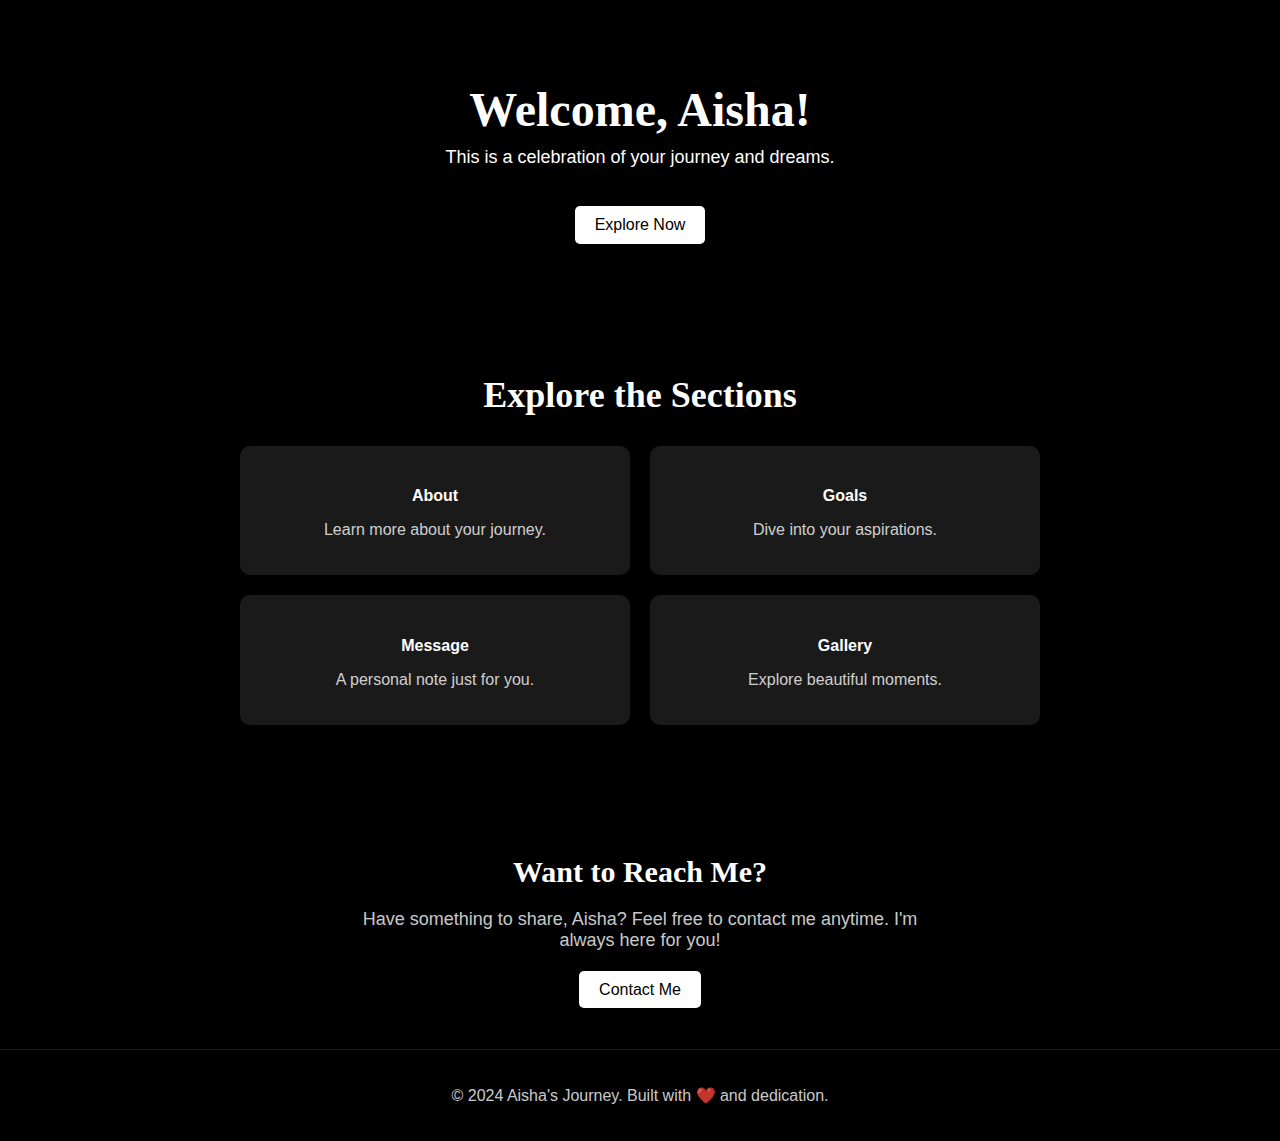
<file: index.html>
<!DOCTYPE html>
<html lang="en">
<head>
  <meta charset="UTF-8">
  <meta name="viewport" content="width=device-width, initial-scale=1.0">
  <title>Welcome, Aisha!</title>
</head>
<body style="margin: 0; font-family: 'Arial', sans-serif; background-color: black; color: white;">

  <!-- Welcome Section -->
  <header style="text-align: center; padding: 50px 20px; background: linear-gradient(to bottom, rgba(0, 0, 0, 0.8), rgba(0, 0, 0, 0.9));">
    <h1 style="font-family: 'Dancing Script', cursive; font-size: 48px; color: white; margin-bottom: 10px;">
      Welcome, Aisha!
    </h1>
    <p style="font-size: 18px; margin-top: 0;">
      This is a celebration of your journey and dreams.
    </p>
    <a href="#navigation" style="display: inline-block; margin-top: 20px; padding: 10px 20px; background-color: white; color: black; text-decoration: none; font-size: 16px; border-radius: 5px; transition: background-color 0.3s ease;">
      Explore Now
    </a>
  </header>

  <!-- Navigation Section -->
  <section id="navigation" style="padding: 50px 20px; text-align: center; background-color: black;">
    <div style="max-width: 800px; margin: 0 auto;">
      <h2 style="font-family: 'Dancing Script', cursive; font-size: 36px; color: white; margin-bottom: 20px;">
        Explore the Sections
      </h2>
      <div style="display: grid; grid-template-columns: repeat(2, 1fr); gap: 20px; margin-top: 30px; align-items: center;">
        <a href="about.html" style="text-decoration: none;">
          <div style="padding: 20px; background-color: rgba(255, 255, 255, 0.1); border-radius: 10px; text-align: center; transition: transform 0.3s ease;">
            <h4 style="color: white; margin-bottom: 10px;">About</h4>
            <p style="color: rgba(255, 255, 255, 0.8);">Learn more about your journey.</p>
          </div>
        </a>
        <a href="goals.html" style="text-decoration: none;">
          <div style="padding: 20px; background-color: rgba(255, 255, 255, 0.1); border-radius: 10px; text-align: center; transition: transform 0.3s ease;">
            <h4 style="color: white; margin-bottom: 10px;">Goals</h4>
            <p style="color: rgba(255, 255, 255, 0.8);">Dive into your aspirations.</p>
          </div>
        </a>
        <a href="message.html" style="text-decoration: none;">
          <div style="padding: 20px; background-color: rgba(255, 255, 255, 0.1); border-radius: 10px; text-align: center; transition: transform 0.3s ease;">
            <h4 style="color: white; margin-bottom: 10px;">Message</h4>
            <p style="color: rgba(255, 255, 255, 0.8);">A personal note just for you.</p>
          </div>
        </a>
        <a href="gallery.html" style="text-decoration: none;">
          <div style="padding: 20px; background-color: rgba(255, 255, 255, 0.1); border-radius: 10px; text-align: center; transition: transform 0.3s ease;">
            <h4 style="color: white; margin-bottom: 10px;">Gallery</h4>
            <p style="color: rgba(255, 255, 255, 0.8);">Explore beautiful moments.</p>
          </div>
        </a>
      </div>
    </div>
  </section>

  <!-- Contact Section -->
  <section style="padding: 50px 20px; text-align: center; background: linear-gradient(to bottom, rgba(0, 0, 0, 0.9), black);">
    <div style="max-width: 600px; margin: 0 auto;">
      <h3 style="font-family: 'Dancing Script', cursive; font-size: 30px; color: white; margin-bottom: 20px;">
        Want to Reach Me?
      </h3>
      <p style="font-size: 18px; color: rgba(255, 255, 255, 0.8); margin-bottom: 30px;">
        Have something to share, Aisha? Feel free to contact me anytime. I'm always here for you!
      </p>
      <a href="contact.html" style="padding: 10px 20px; background-color: white; color: black; text-decoration: none; font-size: 16px; border-radius: 5px; transition: background-color 0.3s ease;">
        Contact Me
      </a>
    </div>
  </section>

  <!-- Footer -->
  <footer style="text-align: center; padding: 20px; background-color: rgba(0, 0, 0, 0.9); color: rgba(255, 255, 255, 0.8); border-top: 1px solid rgba(255, 255, 255, 0.1);">
    <p>&copy; 2024 Aisha's Journey. Built with ❤️ and dedication.</p>
  </footer>

  <!-- Inline JavaScript -->
  <script>
    // Add hover effects for cards
    document.querySelectorAll("div").forEach((card) => {
      card.addEventListener("mouseenter", () => {
        card.style.transform = "scale(1.05)";
      });
      card.addEventListener("mouseleave", () => {
        card.style.transform = "scale(1)";
      });
    });
  </script>
</body>
</html>
</file>
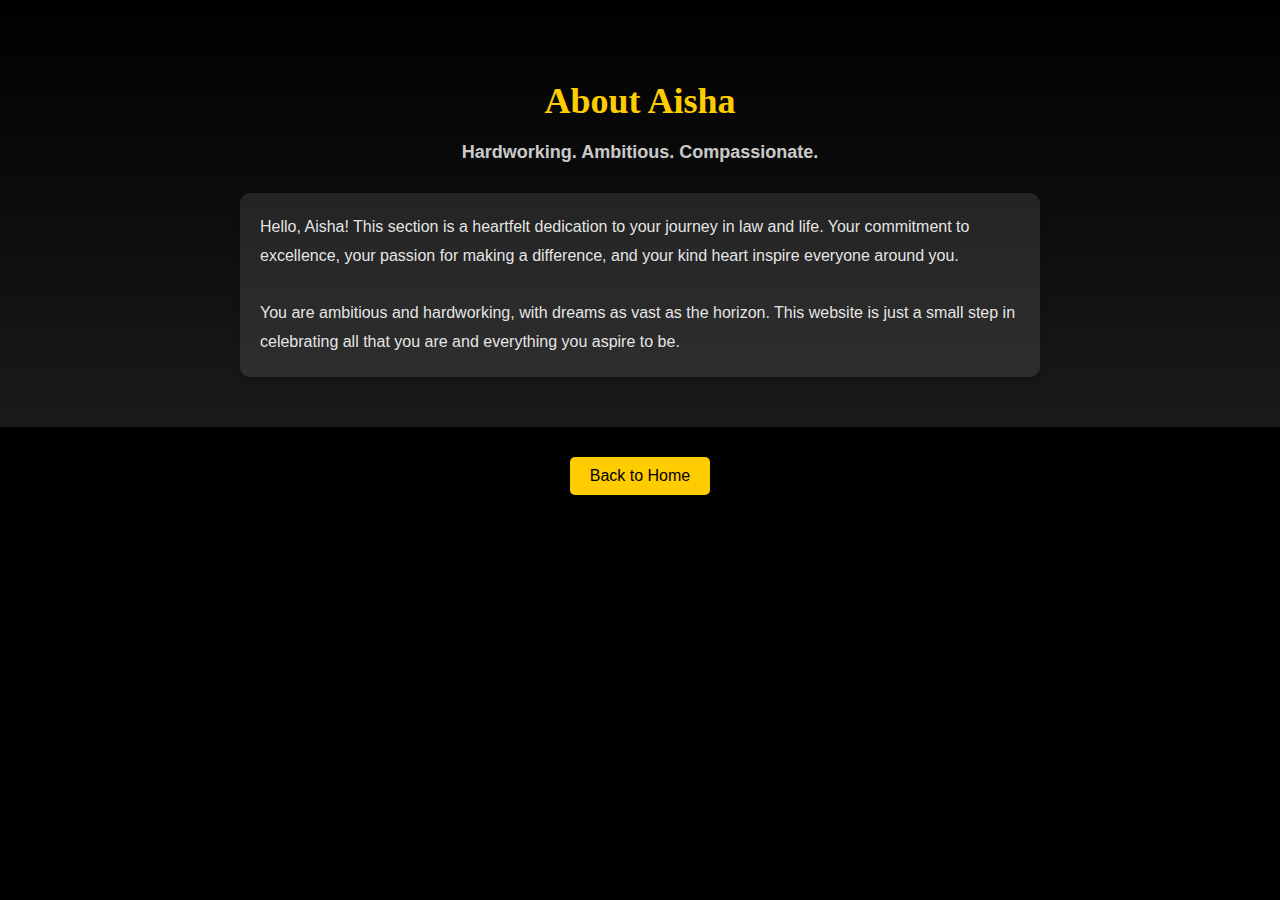
<file: about.html>
<!DOCTYPE html>
<html lang="en">
<head>
  <meta charset="UTF-8">
  <meta name="viewport" content="width=device-width, initial-scale=1.0">
  <title>About Aisha</title>
</head>
<body style="margin: 0; font-family: Arial, sans-serif; background-color: black; color: white;">

  <!-- About Section -->
  <section style="padding: 50px 20px; background: linear-gradient(to bottom, rgba(0, 0, 0, 0.9), rgba(255, 255, 255, 0.1));">
    <div style="max-width: 800px; margin: 0 auto; text-align: center;">
      <h2 style="font-family: 'Dancing Script', cursive; font-size: 36px; color: #ffcc00; margin-bottom: 20px; animation: fadeIn 1.5s;">
        About Aisha
      </h2>
      <p style="font-size: 18px; font-weight: bold; color: rgba(255, 255, 255, 0.8); margin-bottom: 30px; animation: slideIn 1.5s;">
        Hardworking. Ambitious. Compassionate.
      </p>
      <div style="text-align: left; padding: 20px; background: rgba(255, 255, 255, 0.1); border-radius: 10px; box-shadow: 0 4px 6px rgba(0, 0, 0, 0.2); animation: fadeInUp 2s;">
        <p style="font-size: 16px; line-height: 1.8; margin: 0; color: rgba(255, 255, 255, 0.9);">
          Hello, Aisha! This section is a heartfelt dedication to your journey in law and life. Your commitment to excellence, your passion for making a difference, and your kind heart inspire everyone around you.
          <br><br>
          You are ambitious and hardworking, with dreams as vast as the horizon. This website is just a small step in celebrating all that you are and everything you aspire to be.
        </p>
      </div>
    </div>
  </section>

  <!-- Back to Home Button -->
  <div style="text-align: center; padding: 30px 0;">
    <button onclick="goBack()" 
            style="background-color: #ffcc00; color: black; font-size: 16px; padding: 10px 20px; border: none; border-radius: 5px; cursor: pointer; transition: all 0.3s ease;">
      Back to Home
    </button>
  </div>

  <!-- Inline JavaScript -->
  <script>
    // Back to Home Function
    function goBack() {
      window.location.href = "index.html"; // Update this path if needed
    }

    // Animation Keyframes
    document.head.insertAdjacentHTML("beforeend", `
      <style>
        @keyframes fadeIn {
          from { opacity: 0; }
          to { opacity: 1; }
        }

        @keyframes slideIn {
          from { transform: translateX(-50px); opacity: 0; }
          to { transform: translateX(0); opacity: 1; }
        }

        @keyframes fadeInUp {
          from { transform: translateY(20px); opacity: 0; }
          to { transform: translateY(0); opacity: 1; }
        }

        button:hover {
          background-color: white;
          color: #ffcc00;
        }
      </style>
    `);
  </script>
</body>
</html>
</file>
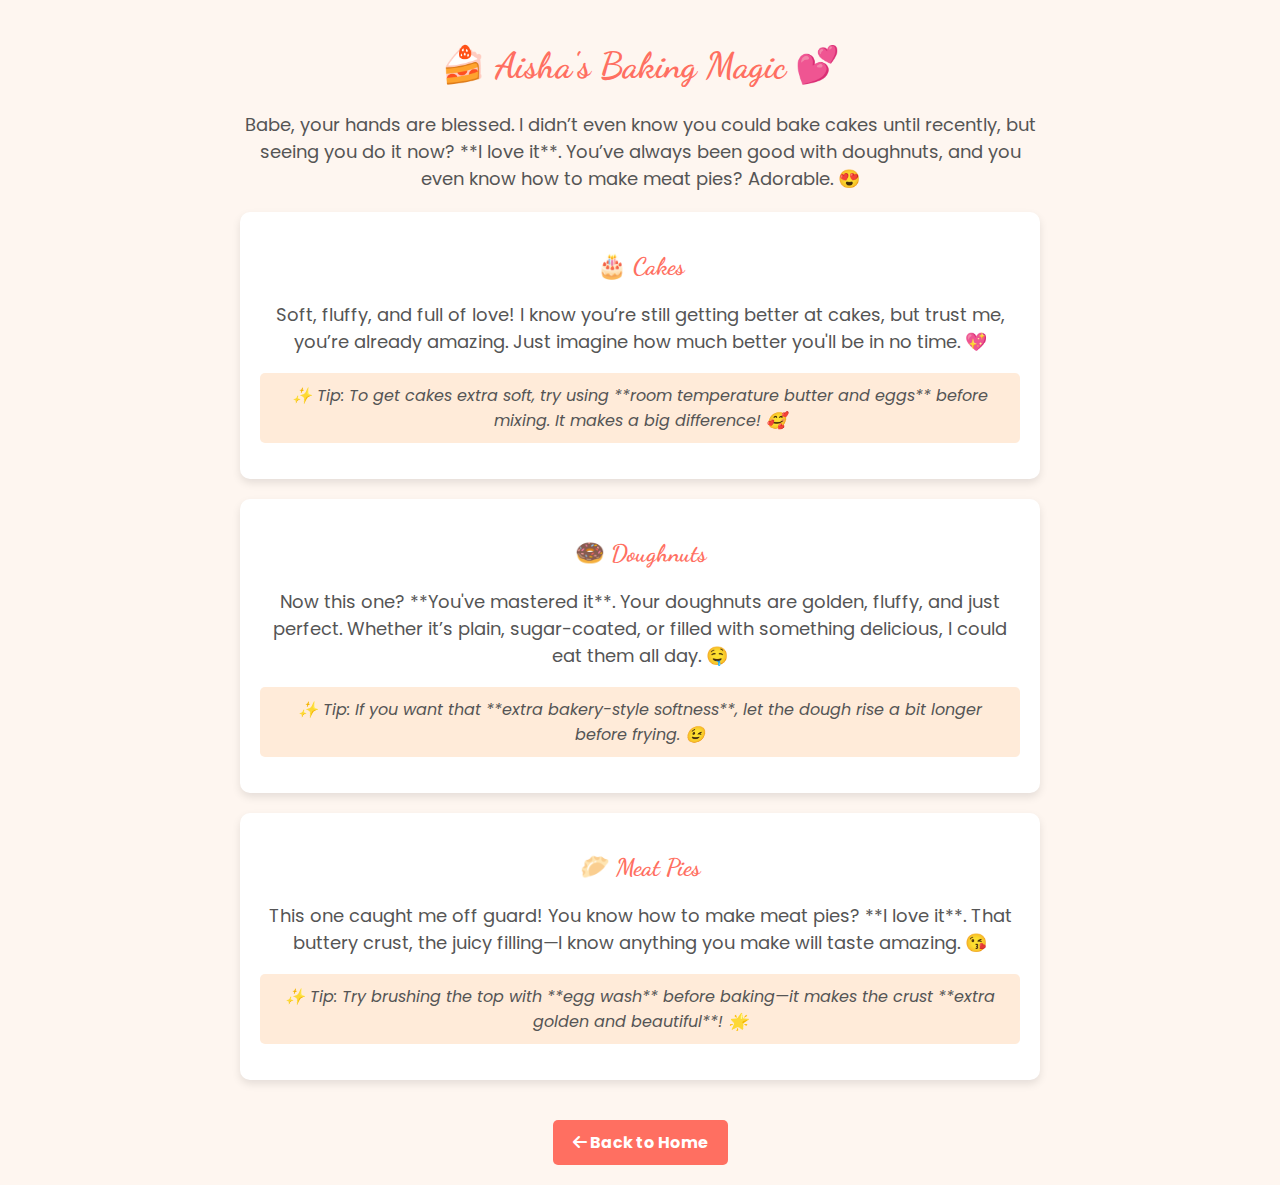
<file: baking.html>
<!DOCTYPE html>
<html lang="en">
<head>
  <meta charset="UTF-8">
  <meta name="viewport" content="width=device-width, initial-scale=1.0">
  <title>Aisha's Baking Magic 🍰</title>
  <link rel="stylesheet" href="https://cdnjs.cloudflare.com/ajax/libs/font-awesome/6.0.0/css/all.min.css">
  <style>
    @import url('https://fonts.googleapis.com/css2?family=Dancing+Script:wght@600&family=Poppins:wght@300;400;600&display=swap');

    body {
      margin: 0;
      font-family: 'Poppins', sans-serif;
      background-color: #fef6f0;
      color: #333;
      text-align: center;
    }
    
    .container {
      max-width: 800px;
      margin: auto;
      padding: 20px;
    }
    
    h1 {
      font-family: 'Dancing Script', cursive;
      font-size: 36px;
      color: #ff6f61;
    }
    
    .section {
      background: white;
      margin: 20px 0;
      padding: 20px;
      border-radius: 10px;
      box-shadow: 0px 4px 8px rgba(0,0,0,0.1);
      animation: fadeIn 1s ease-in-out;
    }
    
    .section h2 {
      font-size: 24px;
      display: flex;
      align-items: center;
      justify-content: center;
      gap: 10px;
      font-family: 'Dancing Script', cursive;
      color: #ff6f61;
    }
    
    p {
      font-size: 18px;
      color: #555;
    }
    
    .tip {
      font-size: 16px;
      background: #ffebd9;
      padding: 10px;
      border-radius: 5px;
      margin-top: 10px;
      font-style: italic;
    }

    .back-btn {
      display: inline-block;
      margin-top: 20px;
      padding: 10px 20px;
      font-size: 16px;
      color: white;
      background-color: #ff6f61;
      border: none;
      border-radius: 5px;
      cursor: pointer;
      text-decoration: none;
      font-weight: bold;
      transition: 0.3s;
    }

    .back-btn:hover {
      background-color: #e05a50;
    }

    @keyframes fadeIn {
      from { opacity: 0; transform: translateY(10px); }
      to { opacity: 1; transform: translateY(0); }
    }
  </style>
</head>
<body>
  <div class="container">
    <h1>🍰 Aisha's Baking Magic 💕</h1>
    <p>Babe, your hands are blessed. I didn’t even know you could bake cakes until recently, but seeing you do it now? **I love it**. You’ve always been good with doughnuts, and you even know how to make meat pies? Adorable. 😍</p>

    <div class="section">
      <h2>🎂 Cakes</h2>
      <p>Soft, fluffy, and full of love! I know you’re still getting better at cakes, but trust me, you’re already amazing. Just imagine how much better you'll be in no time. 💖</p>
      <p class="tip">✨ Tip: To get cakes extra soft, try using **room temperature butter and eggs** before mixing. It makes a big difference! 🥰</p>
    </div>

    <div class="section">
      <h2>🍩 Doughnuts</h2>
      <p>Now this one? **You've mastered it**. Your doughnuts are golden, fluffy, and just perfect. Whether it’s plain, sugar-coated, or filled with something delicious, I could eat them all day. 🤤</p>
      <p class="tip">✨ Tip: If you want that **extra bakery-style softness**, let the dough rise a bit longer before frying. 😉</p>
    </div>

    <div class="section">
      <h2>🥟 Meat Pies</h2>
      <p>This one caught me off guard! You know how to make meat pies? **I love it**. That buttery crust, the juicy filling—I know anything you make will taste amazing. 😘</p>
      <p class="tip">✨ Tip: Try brushing the top with **egg wash** before baking—it makes the crust **extra golden and beautiful**! 🌟</p>
    </div>

    <a href="index.html" class="back-btn"><i class="fas fa-arrow-left"></i> Back to Home</a>
  </div>
</body>
</html>
</file>
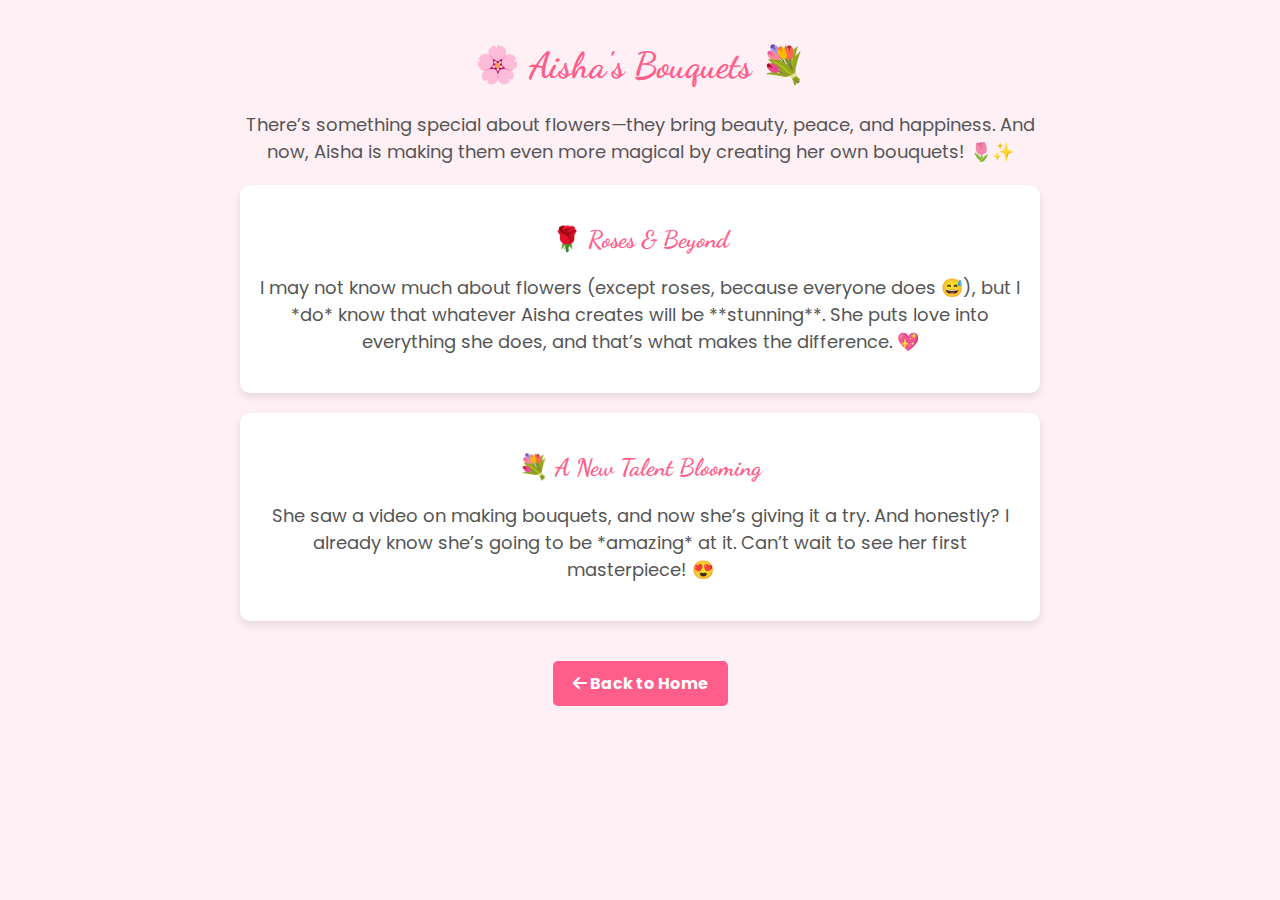
<file: bouquet.html>
<!DOCTYPE html>
<html lang="en">
<head>
  <meta charset="UTF-8">
  <meta name="viewport" content="width=device-width, initial-scale=1.0">
  <title>Aisha's Bouquets 🌸</title>
  <link rel="stylesheet" href="https://cdnjs.cloudflare.com/ajax/libs/font-awesome/6.0.0/css/all.min.css">
  <style>
    @import url('https://fonts.googleapis.com/css2?family=Dancing+Script:wght@600&family=Poppins:wght@300;400;600&display=swap');

    body {
      margin: 0;
      font-family: 'Poppins', sans-serif;
      background-color: #fff0f6;
      color: #333;
      text-align: center;
    }
    
    .container {
      max-width: 800px;
      margin: auto;
      padding: 20px;
    }
    
    h1 {
      font-family: 'Dancing Script', cursive;
      font-size: 36px;
      color: #ff5e8a;
    }
    
    .section {
      background: white;
      margin: 20px 0;
      padding: 20px;
      border-radius: 10px;
      box-shadow: 0px 4px 8px rgba(0,0,0,0.1);
      animation: fadeIn 1s ease-in-out;
    }
    
    .section h2 {
      font-size: 24px;
      display: flex;
      align-items: center;
      justify-content: center;
      gap: 10px;
      font-family: 'Dancing Script', cursive;
      color: #ff5e8a;
    }
    
    p {
      font-size: 18px;
      color: #555;
    }
    
    .back-btn {
      display: inline-block;
      margin-top: 20px;
      padding: 10px 20px;
      font-size: 16px;
      color: white;
      background-color: #ff5e8a;
      border: none;
      border-radius: 5px;
      cursor: pointer;
      text-decoration: none;
      font-weight: bold;
      transition: 0.3s;
    }

    .back-btn:hover {
      background-color: #e04d77;
    }

    @keyframes fadeIn {
      from { opacity: 0; transform: translateY(10px); }
      to { opacity: 1; transform: translateY(0); }
    }
  </style>
</head>
<body>
  <div class="container">
    <h1>🌸 Aisha's Bouquets 💐</h1>
    <p>There’s something special about flowers—they bring beauty, peace, and happiness. And now, Aisha is making them even more magical by creating her own bouquets! 🌷✨</p>

    <div class="section">
      <h2>🌹 Roses & Beyond</h2>
      <p>I may not know much about flowers (except roses, because everyone does 😅), but I *do* know that whatever Aisha creates will be **stunning**. She puts love into everything she does, and that’s what makes the difference. 💖</p>
    </div>

    <div class="section">
      <h2>💐 A New Talent Blooming</h2>
      <p>She saw a video on making bouquets, and now she’s giving it a try. And honestly? I already know she’s going to be *amazing* at it. Can’t wait to see her first masterpiece! 😍</p>
    </div>

    <a href="index.html" class="back-btn"><i class="fas fa-arrow-left"></i> Back to Home</a>
  </div>
</body>
</html>
</file>
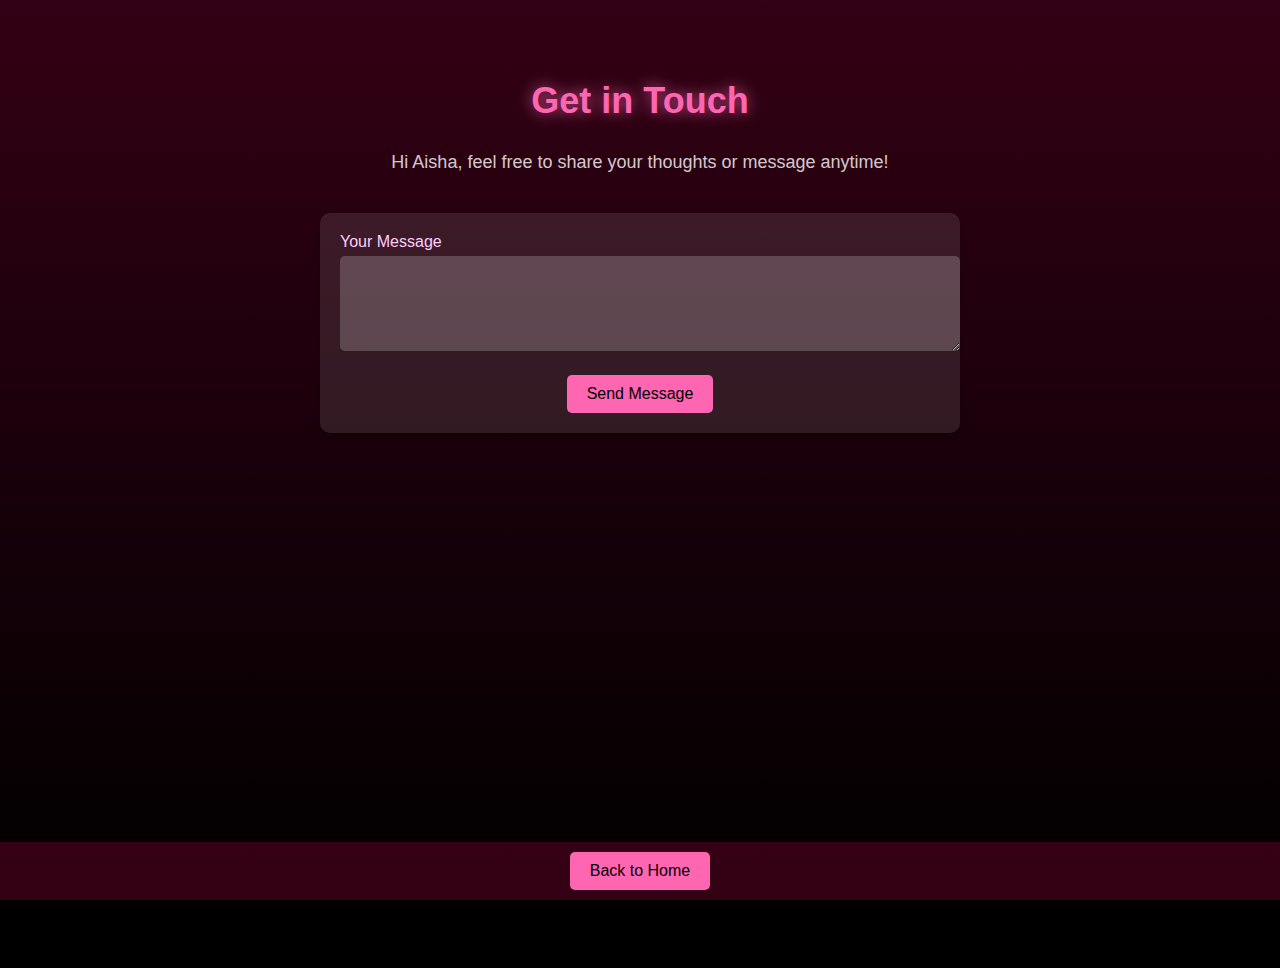
<file: contact.html>
<!DOCTYPE html>
<html lang="en">
<head>
  <meta charset="UTF-8">
  <meta name="viewport" content="width=device-width, initial-scale=1.0">
  <title>Contact Aisha</title>
</head>
<body style="margin: 0; font-family: 'Arial', sans-serif; background-color: black; color: white;">

  <!-- Contact Section -->
  <section style="padding: 50px 20px; background: linear-gradient(to bottom, rgba(255, 0, 102, 0.2), rgba(0, 0, 0, 0.8)); min-height: 90vh;">
    <div style="text-align: center; margin-bottom: 40px;">
      <h2 style="font-size: 36px; color: #ff66b2; text-shadow: 0 0 15px rgba(255, 102, 178, 0.8);">
        Get in Touch
      </h2>
      <p style="font-size: 18px; color: rgba(255, 255, 255, 0.8);">
        Hi Aisha, feel free to share your thoughts or message anytime!
      </p>
    </div>

    <!-- Contact Form -->
    <form style="max-width: 600px; margin: 0 auto; background: rgba(255, 255, 255, 0.1); padding: 20px; border-radius: 10px; box-shadow: 0 4px 6px rgba(0, 0, 0, 0.2);"
          onsubmit="return sendEmail()">
      <div style="margin-bottom: 20px;">
        <label for="message" style="display: block; margin-bottom: 5px; color: #ffccff;">Your Message</label>
        <textarea id="message" name="message" rows="5" required 
                  style="width: 100%; padding: 10px; border: none; border-radius: 5px; background: rgba(255, 255, 255, 0.2); color: white;"></textarea>
      </div>
      <div style="text-align: center;">
        <button type="submit" 
                style="background-color: #ff66b2; color: black; font-size: 16px; padding: 10px 20px; border: none; border-radius: 5px; cursor: pointer; transition: all 0.3s ease;">
          Send Message
        </button>
      </div>
    </form>
  </section>

  <!-- Back to Home Button -->
  <div style="text-align: center; padding: 10px 0; background: rgba(255, 0, 102, 0.2); position: sticky; bottom: 0;">
    <button onclick="goBack()" 
            style="background-color: #ff66b2; color: black; font-size: 16px; padding: 10px 20px; border: none; border-radius: 5px; cursor: pointer; transition: all 0.3s ease;">
      Back to Home
    </button>
  </div>

  <!-- Inline JavaScript -->
  <script>
    // Back to Home Function
    function goBack() {
      window.location.href = "index.html"; // Update this path if needed
    }

    // Send Email Function
    function sendEmail() {
      const message = document.getElementById("message").value;

      // Format the mailto link
      const mailtoLink = `mailto:balaaadhamu45@gmail.com?subject=Message from Aisha&body=${encodeURIComponent(message)}`;

      // Open the email client
      window.location.href = mailtoLink;
      return false; // Prevent default form submission
    }
  </script>
</body>
</html>
</file>
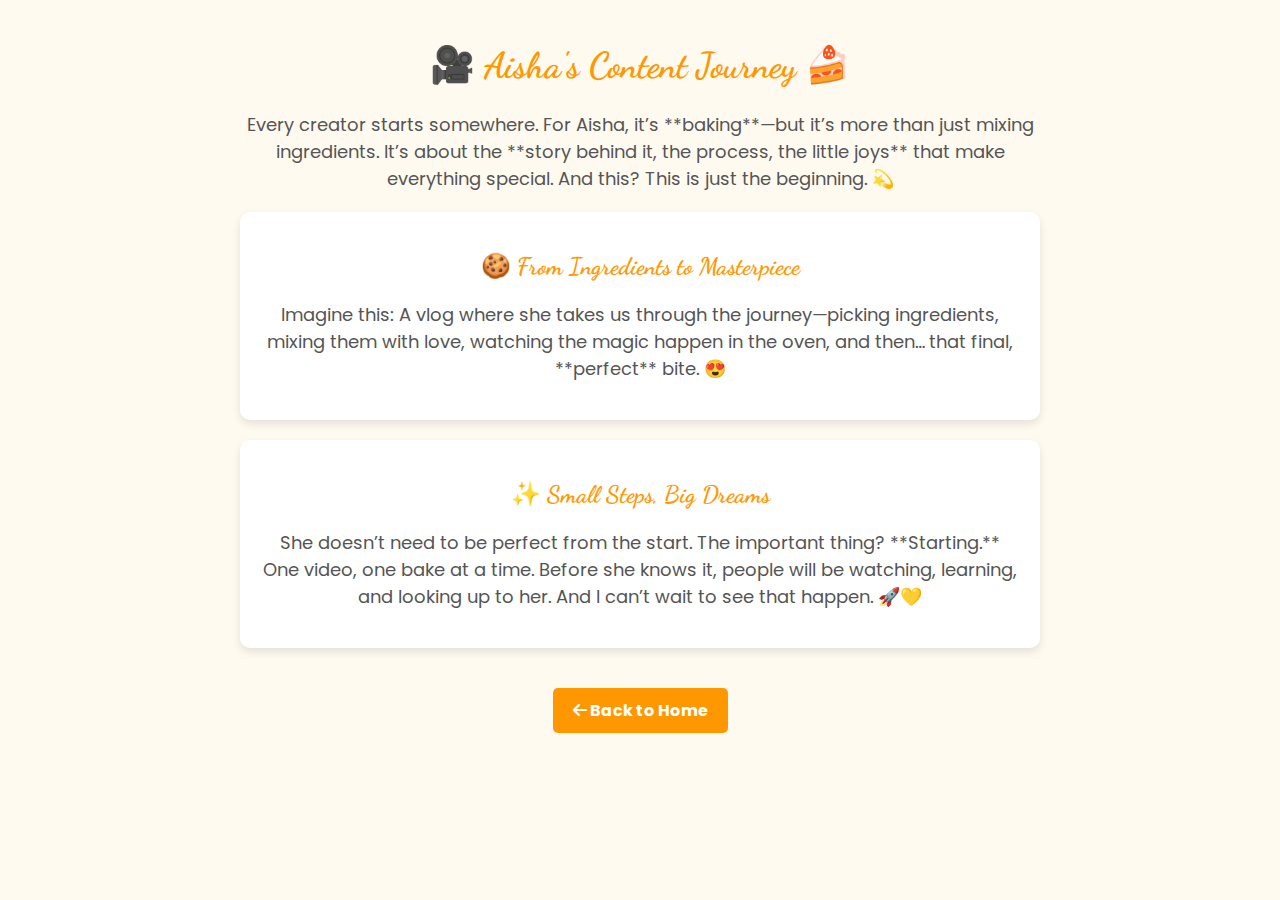
<file: content.html>
<!DOCTYPE html>
<html lang="en">
<head>
  <meta charset="UTF-8">
  <meta name="viewport" content="width=device-width, initial-scale=1.0">
  <title>Aisha's Content Journey 🎥</title>
  <link rel="stylesheet" href="https://cdnjs.cloudflare.com/ajax/libs/font-awesome/6.0.0/css/all.min.css">
  <style>
    @import url('https://fonts.googleapis.com/css2?family=Dancing+Script:wght@600&family=Poppins:wght@300;400;600&display=swap');

    body {
      margin: 0;
      font-family: 'Poppins', sans-serif;
      background-color: #fffaf0;
      color: #333;
      text-align: center;
    }
    
    .container {
      max-width: 800px;
      margin: auto;
      padding: 20px;
    }
    
    h1 {
      font-family: 'Dancing Script', cursive;
      font-size: 36px;
      color: #ff9800;
    }
    
    .section {
      background: white;
      margin: 20px 0;
      padding: 20px;
      border-radius: 10px;
      box-shadow: 0px 4px 8px rgba(0,0,0,0.1);
      animation: fadeIn 1s ease-in-out;
    }
    
    .section h2 {
      font-size: 24px;
      display: flex;
      align-items: center;
      justify-content: center;
      gap: 10px;
      font-family: 'Dancing Script', cursive;
      color: #ff9800;
    }
    
    p {
      font-size: 18px;
      color: #555;
    }
    
    .back-btn {
      display: inline-block;
      margin-top: 20px;
      padding: 10px 20px;
      font-size: 16px;
      color: white;
      background-color: #ff9800;
      border: none;
      border-radius: 5px;
      cursor: pointer;
      text-decoration: none;
      font-weight: bold;
      transition: 0.3s;
    }

    .back-btn:hover {
      background-color: #e68900;
    }

    @keyframes fadeIn {
      from { opacity: 0; transform: translateY(10px); }
      to { opacity: 1; transform: translateY(0); }
    }
  </style>
</head>
<body>
  <div class="container">
    <h1>🎥 Aisha's Content Journey 🍰</h1>
    <p>Every creator starts somewhere. For Aisha, it’s **baking**—but it’s more than just mixing ingredients. It’s about the **story behind it, the process, the little joys** that make everything special. And this? This is just the beginning. 💫</p>

    <div class="section">
      <h2>🍪 From Ingredients to Masterpiece</h2>
      <p>Imagine this: A vlog where she takes us through the journey—picking ingredients, mixing them with love, watching the magic happen in the oven, and then… that final, **perfect** bite. 😍</p>
    </div>

    <div class="section">
      <h2>✨ Small Steps, Big Dreams</h2>
      <p>She doesn’t need to be perfect from the start. The important thing? **Starting.** One video, one bake at a time. Before she knows it, people will be watching, learning, and looking up to her. And I can’t wait to see that happen. 🚀💛</p>
    </div>

    <a href="index.html" class="back-btn"><i class="fas fa-arrow-left"></i> Back to Home</a>
  </div>
</body>
</html>
</file>
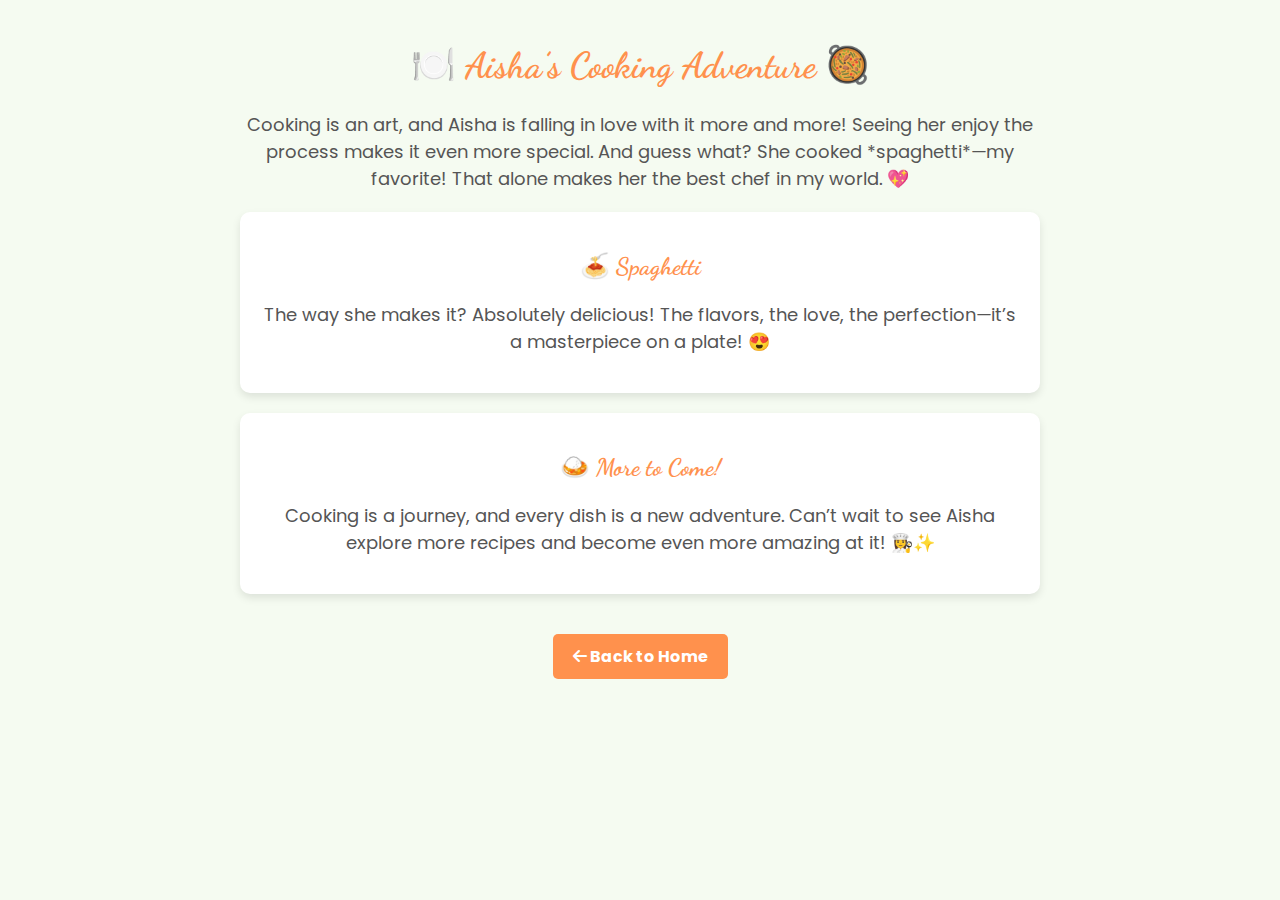
<file: cooking.html>
<!DOCTYPE html>
<html lang="en">
<head>
  <meta charset="UTF-8">
  <meta name="viewport" content="width=device-width, initial-scale=1.0">
  <title>Aisha's Cooking Journey 🍽️</title>
  <link rel="stylesheet" href="https://cdnjs.cloudflare.com/ajax/libs/font-awesome/6.0.0/css/all.min.css">
  <style>
    @import url('https://fonts.googleapis.com/css2?family=Dancing+Script:wght@600&family=Poppins:wght@300;400;600&display=swap');

    body {
      margin: 0;
      font-family: 'Poppins', sans-serif;
      background-color: #f5fbf1;
      color: #333;
      text-align: center;
    }
    
    .container {
      max-width: 800px;
      margin: auto;
      padding: 20px;
    }
    
    h1 {
      font-family: 'Dancing Script', cursive;
      font-size: 36px;
      color: #ff914d;
    }
    
    .section {
      background: white;
      margin: 20px 0;
      padding: 20px;
      border-radius: 10px;
      box-shadow: 0px 4px 8px rgba(0,0,0,0.1);
      animation: fadeIn 1s ease-in-out;
    }
    
    .section h2 {
      font-size: 24px;
      display: flex;
      align-items: center;
      justify-content: center;
      gap: 10px;
      font-family: 'Dancing Script', cursive;
      color: #ff914d;
    }
    
    p {
      font-size: 18px;
      color: #555;
    }
    
    .back-btn {
      display: inline-block;
      margin-top: 20px;
      padding: 10px 20px;
      font-size: 16px;
      color: white;
      background-color: #ff914d;
      border: none;
      border-radius: 5px;
      cursor: pointer;
      text-decoration: none;
      font-weight: bold;
      transition: 0.3s;
    }

    .back-btn:hover {
      background-color: #e06c2c;
    }

    @keyframes fadeIn {
      from { opacity: 0; transform: translateY(10px); }
      to { opacity: 1; transform: translateY(0); }
    }
  </style>
</head>
<body>
  <div class="container">
    <h1>🍽️ Aisha’s Cooking Adventure 🥘</h1>
    <p>Cooking is an art, and Aisha is falling in love with it more and more! Seeing her enjoy the process makes it even more special. And guess what? She cooked *spaghetti*—my favorite! That alone makes her the best chef in my world. 💖</p>

    <div class="section">
      <h2>🍝 Spaghetti</h2>
      <p>The way she makes it? Absolutely delicious! The flavors, the love, the perfection—it’s a masterpiece on a plate! 😍</p>
    </div>

    <div class="section">
      <h2>🍛 More to Come!</h2>
      <p>Cooking is a journey, and every dish is a new adventure. Can’t wait to see Aisha explore more recipes and become even more amazing at it! 👩‍🍳✨</p>
    </div>

    <a href="index.html" class="back-btn"><i class="fas fa-arrow-left"></i> Back to Home</a>
  </div>
</body>
</html>
</file>
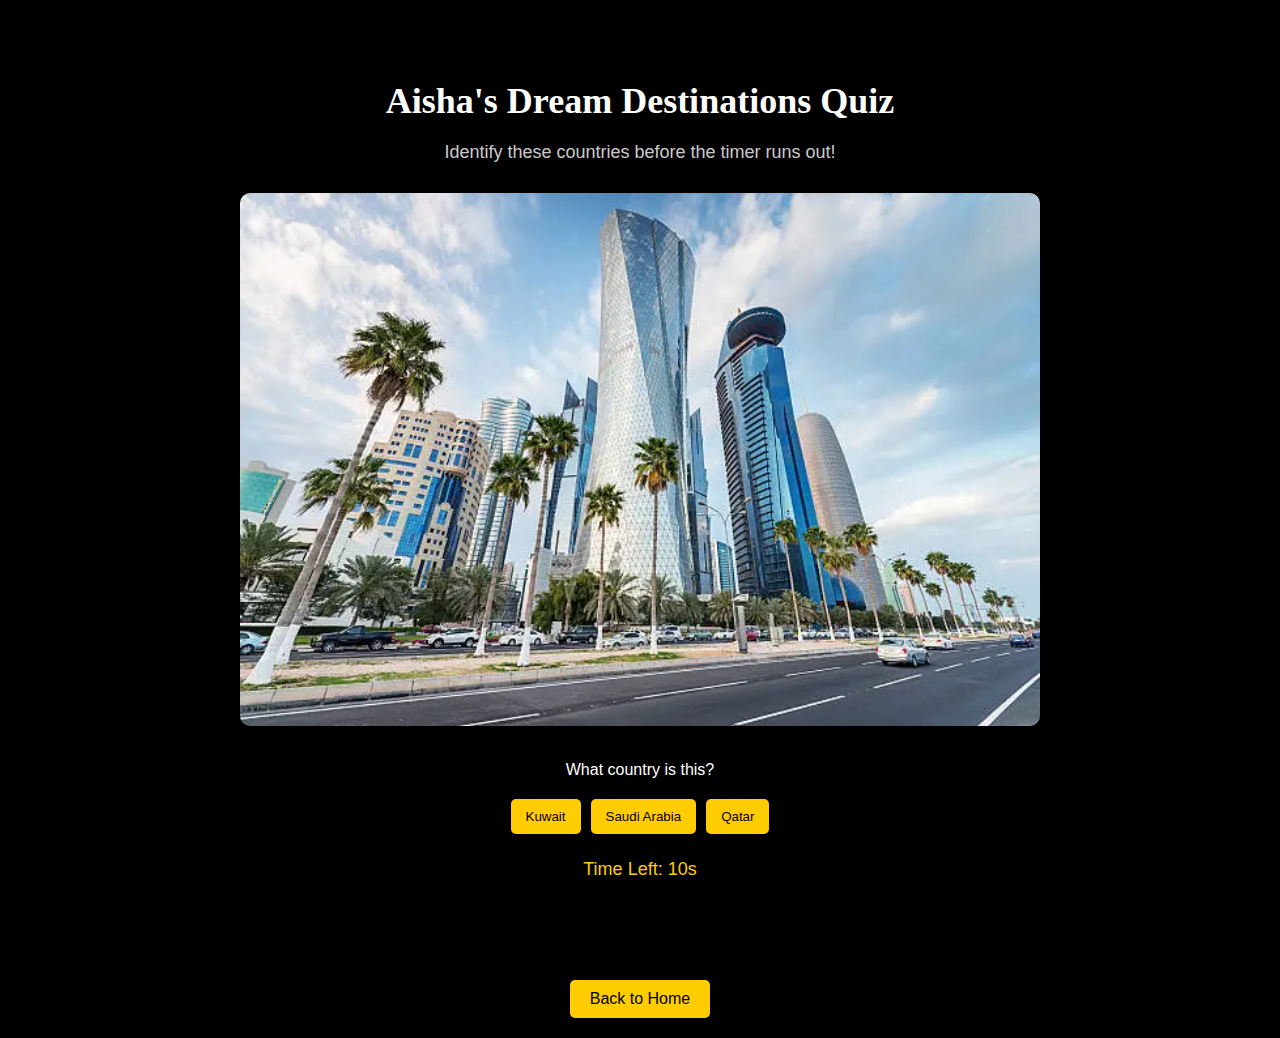
<file: gallery.html>
<!DOCTYPE html>
<html lang="en">
<head>
  <meta charset="UTF-8">
  <meta name="viewport" content="width=device-width, initial-scale=1.0">
  <title>Aisha's Dream Destinations Quiz</title>
</head>
<body style="margin: 0; font-family: Arial, sans-serif; background-color: black; color: white;">

  <!-- Quiz Section -->
  <section style="padding: 50px 20px; text-align: center; background: linear-gradient(to bottom, rgba(0, 0, 0, 0.9), black);">
    <div style="max-width: 800px; margin: 0 auto;">
      <h2 style="font-family: 'Dancing Script', cursive; font-size: 36px; color: white; margin-bottom: 20px;">
        Aisha's Dream Destinations Quiz
      </h2>
      <p style="font-size: 18px; color: rgba(255, 255, 255, 0.8); margin-bottom: 30px;">
        Identify these countries before the timer runs out!
      </p>

      <div id="quiz-container">
        <!-- Quiz Question -->
        <div id="quiz-card" style="margin-bottom: 30px; display: none;">
          <img id="quiz-image" src="" alt="Country" style="width: 100%; border-radius: 10px; margin-bottom: 15px;">
          <p id="question" style="font-size: 16px; margin-bottom: 15px;">What country is this?</p>
          <div id="options" style="margin-bottom: 20px;">
            <button class="option" style="margin: 5px; padding: 10px 15px; border: none; border-radius: 5px; background-color: #ffcc00; color: black; cursor: pointer;"></button>
            <button class="option" style="margin: 5px; padding: 10px 15px; border: none; border-radius: 5px; background-color: #ffcc00; color: black; cursor: pointer;"></button>
            <button class="option" style="margin: 5px; padding: 10px 15px; border: none; border-radius: 5px; background-color: #ffcc00; color: black; cursor: pointer;"></button>
          </div>
          <p id="timer" style="font-size: 18px; color: #ffcc00;">Time Left: <span id="time-left">5</span>s</p>
        </div>

        <!-- Final Score -->
        <div id="score-container" style="display: none; text-align: center; padding: 20px; background-color: rgba(255, 255, 255, 0.1); border-radius: 10px;">
          <h3 style="font-size: 24px; color: white;">Your Score</h3>
          <p id="score" style="font-size: 18px; color: #ffcc00; margin: 15px 0;">0 / 5</p>
          <button onclick="restartQuiz()" style="padding: 10px 15px; border: none; border-radius: 5px; background-color: #ffcc00; color: black; cursor: pointer;">Restart Quiz</button>
        </div>
      </div>
    </div>
  </section>

  <!-- Back to Home Button -->
  <div style="text-align: center; padding: 20px 0;">
    <button onclick="goBack()" 
            style="background-color: #ffcc00; color: black; font-size: 16px; padding: 10px 20px; border: none; border-radius: 5px; cursor: pointer; transition: all 0.3s ease;">
      Back to Home
    </button>
  </div>

  <!-- Inline JavaScript -->
  <script>
    const questions = [
      {
        image: "images/qatar.webp",
        correct: "Qatar",
        options: ["Kuwait", "Saudi Arabia", "Qatar"]
      },
      {
        image: "images/kuwait.webp",
        correct: "Kuwait",
        options: ["Rome", "Kuwait", "Paris"]
      },
      {
        image: "images/paris.webp",
        correct: "Paris",
        options: ["Saudi Arabia", "Rome", "Paris"]
      },
      {
        image: "images/saudi.webp",
        correct: "Saudi Arabia",
        options: ["Qatar", "Saudi Arabia", "Paris"]
      },
      {
        image: "images/rome.webp",
        correct: "Rome",
        options: ["Kuwait", "Rome", "Paris"]
      }
    ];

    let currentQuestion = 0;
    let score = 0;
    let timerInterval;

    const quizCard = document.getElementById("quiz-card");
    const quizImage = document.getElementById("quiz-image");
    const questionText = document.getElementById("question");
    const optionsContainer = document.getElementById("options");
    const timerText = document.getElementById("time-left");
    const scoreContainer = document.getElementById("score-container");
    const scoreText = document.getElementById("score");

    function startQuiz() {
      currentQuestion = 0;
      score = 0;
      showQuestion();
    }

    function showQuestion() {
      clearInterval(timerInterval);
      if (currentQuestion < questions.length) {
        const question = questions[currentQuestion];
        quizImage.src = question.image;
        questionText.textContent = "What country is this?";
        optionsContainer.innerHTML = "";
        question.options.forEach(option => {
          const button = document.createElement("button");
          button.textContent = option;
          button.className = "option";
          button.style.margin = "5px";
          button.style.padding = "10px 15px";
          button.style.border = "none";
          button.style.borderRadius = "5px";
          button.style.backgroundColor = "#ffcc00";
          button.style.color = "black";
          button.style.cursor = "pointer";
          button.onclick = () => selectAnswer(option, question.correct);
          optionsContainer.appendChild(button);
        });
        quizCard.style.display = "block";
        startTimer();
      } else {
        showScore();
      }
    }

    function startTimer() {
      let timeLeft = 10;
      timerText.textContent = timeLeft;
      timerInterval = setInterval(() => {
        timeLeft--;
        timerText.textContent = timeLeft;
        if (timeLeft <= 0) {
          clearInterval(timerInterval);
          currentQuestion++;
          showQuestion();
        }
      }, 1000);
    }

    function selectAnswer(selected, correct) {
      clearInterval(timerInterval);
      if (selected === correct) score++;
      currentQuestion++;
      showQuestion();
    }

    function showScore() {
      quizCard.style.display = "none";
      scoreText.textContent = `${score} / ${questions.length}`;
      scoreContainer.style.display = "block";
    }

    function restartQuiz() {
      scoreContainer.style.display = "none";
      startQuiz();
    }

    function goBack() {
      window.location.href = "index.html"; // Update this path if needed
    }

    startQuiz();
  </script>
</body>
</html>
</file>
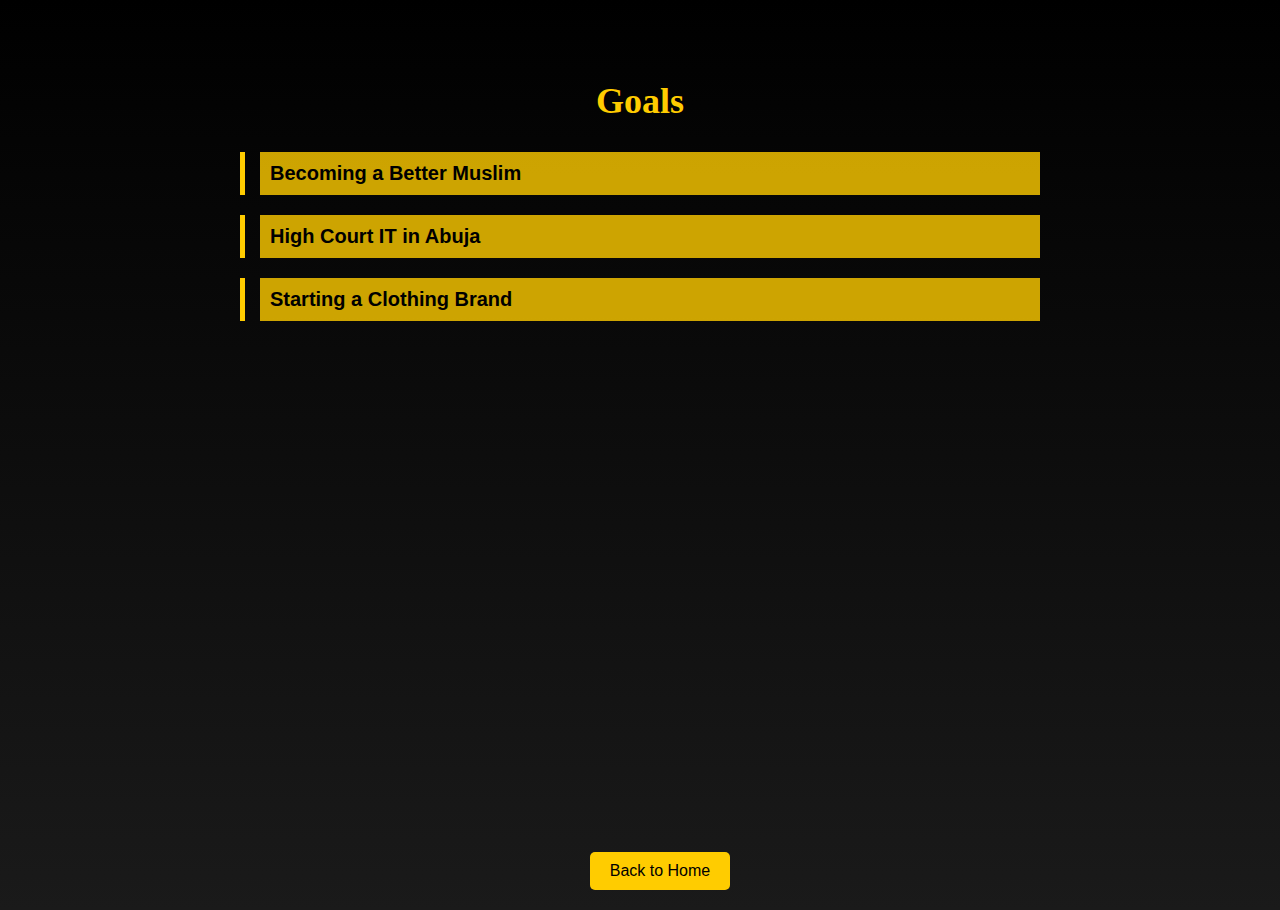
<file: goals.html>
<!DOCTYPE html>
<html lang="en">
<head>
  <meta charset="UTF-8">
  <meta name="viewport" content="width=device-width, initial-scale=1.0">
  <title>Goals</title>
</head>
<body style="margin: 0; font-family: Arial, sans-serif; background-color: black; color: white;">

  <!-- Goals Section -->
  <section style="padding: 50px 20px; background: linear-gradient(to bottom, rgba(0, 0, 0, 0.9), rgba(255, 255, 255, 0.1)); position: relative; min-height: 90vh;">
    <div style="max-width: 800px; margin: 0 auto; text-align: center;">
      <h2 style="font-family: 'Dancing Script', cursive; font-size: 36px; color: #ffcc00; margin-bottom: 30px; animation: fadeIn 1.5s;">
        Goals
      </h2>

      <div id="goalsAccordion" style="text-align: left;">
        <!-- Goal 1 -->
        <div style="margin-bottom: 20px; animation: fadeInUp 1s; border-left: 5px solid #ffcc00; padding-left: 15px;">
          <h2 style="font-size: 20px; margin: 0; background-color: rgba(255, 204, 0, 0.8); padding: 10px; color: black; cursor: pointer; transition: all 0.3s ease;"
              onclick="toggleAccordion('goalOne')">
            Becoming a Better Muslim
          </h2>
          <div id="goalOne" style="background-color: rgba(255, 255, 255, 0.1); padding: 15px; display: none; border-radius: 5px; box-shadow: 0 4px 6px rgba(0, 0, 0, 0.2);">
            <p style="margin: 0; color: rgba(255, 255, 255, 0.9);">
              Discover inspirational quotes and teachings to strengthen your spiritual journey and daily habits.
            </p>
          </div>
        </div>

        <!-- Goal 2 -->
        <div style="margin-bottom: 20px; animation: fadeInUp 1.2s; border-left: 5px solid #ffcc00; padding-left: 15px;">
          <h2 style="font-size: 20px; margin: 0; background-color: rgba(255, 204, 0, 0.8); padding: 10px; color: black; cursor: pointer; transition: all 0.3s ease;"
              onclick="toggleAccordion('goalTwo')">
            High Court IT in Abuja
          </h2>
          <div id="goalTwo" style="background-color: rgba(255, 255, 255, 0.1); padding: 15px; display: none; border-radius: 5px; box-shadow: 0 4px 6px rgba(0, 0, 0, 0.2);">
            <p style="margin: 0; color: rgba(255, 255, 255, 0.9);">
              Plan milestones and preparation steps for your professional aspirations in Abuja's High Court IT sector.
            </p>
          </div>
        </div>

        <!-- Goal 3 -->
        <div style="margin-bottom: 20px; animation: fadeInUp 1.4s; border-left: 5px solid #ffcc00; padding-left: 15px;">
          <h2 style="font-size: 20px; margin: 0; background-color: rgba(255, 204, 0, 0.8); padding: 10px; color: black; cursor: pointer; transition: all 0.3s ease;"
              onclick="toggleAccordion('goalThree')">
            Starting a Clothing Brand
          </h2>
          <div id="goalThree" style="background-color: rgba(255, 255, 255, 0.1); padding: 15px; display: none; border-radius: 5px; box-shadow: 0 4px 6px rgba(0, 0, 0, 0.2);">
            <p style="margin: 0; color: rgba(255, 255, 255, 0.9);">
              Dive into creative ideas, entrepreneurial inspiration, and strategies for launching your clothing brand.
            </p>
          </div>
        </div>
      </div>
    </div>

    <!-- Back to Home Button -->
    <div style="position: absolute; bottom: 20px; width: 100%; text-align: center;">
      <button onclick="goBack()" 
              style="background-color: #ffcc00; color: black; font-size: 16px; padding: 10px 20px; border: none; border-radius: 5px; cursor: pointer; transition: all 0.3s ease;">
        Back to Home
      </button>
    </div>
  </section>

  <!-- Inline JavaScript -->
  <script>
    // Toggle Accordion Sections
    function toggleAccordion(id) {
      const section = document.getElementById(id);
      const isVisible = section.style.display === 'block';
      section.style.display = isVisible ? 'none' : 'block';
    }

    // Back to Home Function
    function goBack() {
      window.location.href = "index.html"; // Change this to the correct relative path for the home page
    }

    // Animation Keyframes
    document.head.insertAdjacentHTML("beforeend", `
      <style>
        @keyframes fadeIn {
          from { opacity: 0; }
          to { opacity: 1; }
        }

        @keyframes fadeInUp {
          from { transform: translateY(20px); opacity: 0; }
          to { transform: translateY(0); opacity: 1; }
        }

        button:hover {
          background-color: white;
          color: #ffcc00;
        }

        h2:hover {
          transform: scale(1.05);
        }
      </style>
    `);
  </script>
</body>
</html>
</file>
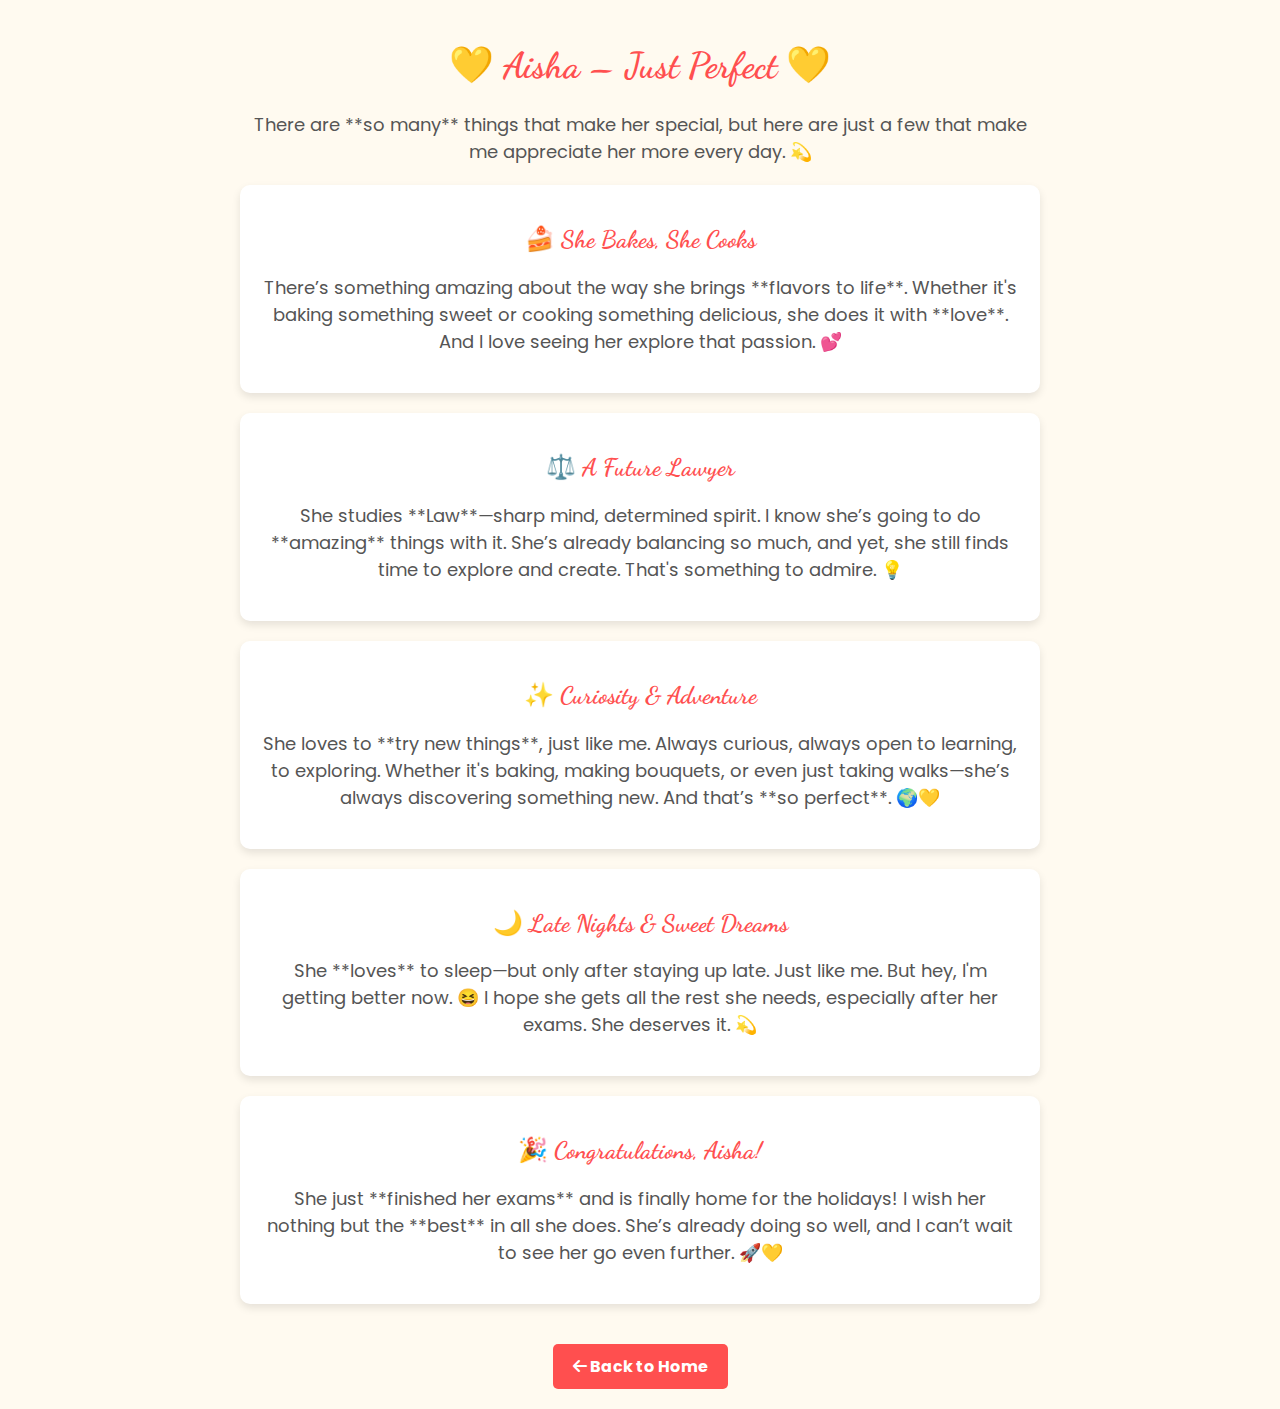
<file: love.html>
<!DOCTYPE html>
<html lang="en">
<head>
  <meta charset="UTF-8">
  <meta name="viewport" content="width=device-width, initial-scale=1.0">
  <title>Aisha – Just Perfect 💛</title>
  <link rel="stylesheet" href="https://cdnjs.cloudflare.com/ajax/libs/font-awesome/6.0.0/css/all.min.css">
  <style>
    @import url('https://fonts.googleapis.com/css2?family=Dancing+Script:wght@600&family=Poppins:wght@300;400;600&display=swap');

    body {
      margin: 0;
      font-family: 'Poppins', sans-serif;
      background-color: #fffaf0;
      color: #333;
      text-align: center;
    }

    .container {
      max-width: 800px;
      margin: auto;
      padding: 20px;
    }

    h1 {
      font-family: 'Dancing Script', cursive;
      font-size: 36px;
      color: #ff4f4f;
    }

    .section {
      background: white;
      margin: 20px 0;
      padding: 20px;
      border-radius: 10px;
      box-shadow: 0px 4px 8px rgba(0,0,0,0.1);
      animation: fadeIn 1s ease-in-out;
    }

    .section h2 {
      font-size: 24px;
      display: flex;
      align-items: center;
      justify-content: center;
      gap: 10px;
      font-family: 'Dancing Script', cursive;
      color: #ff4f4f;
    }

    p {
      font-size: 18px;
      color: #555;
    }

    .back-btn {
      display: inline-block;
      margin-top: 20px;
      padding: 10px 20px;
      font-size: 16px;
      color: white;
      background-color: #ff4f4f;
      border: none;
      border-radius: 5px;
      cursor: pointer;
      text-decoration: none;
      font-weight: bold;
      transition: 0.3s;
    }

    .back-btn:hover {
      background-color: #e63939;
    }

    @keyframes fadeIn {
      from { opacity: 0; transform: translateY(10px); }
      to { opacity: 1; transform: translateY(0); }
    }
  </style>
</head>
<body>
  <div class="container">
    <h1>💛 Aisha – Just Perfect 💛</h1>
    <p>There are **so many** things that make her special, but here are just a few that make me appreciate her more every day. 💫</p>

    <div class="section">
      <h2>🍰 She Bakes, She Cooks</h2>
      <p>There’s something amazing about the way she brings **flavors to life**. Whether it's baking something sweet or cooking something delicious, she does it with **love**. And I love seeing her explore that passion. 💕</p>
    </div>

    <div class="section">
      <h2>⚖️ A Future Lawyer</h2>
      <p>She studies **Law**—sharp mind, determined spirit. I know she’s going to do **amazing** things with it. She’s already balancing so much, and yet, she still finds time to explore and create. That's something to admire. 💡</p>
    </div>

    <div class="section">
      <h2>✨ Curiosity & Adventure</h2>
      <p>She loves to **try new things**, just like me. Always curious, always open to learning, to exploring. Whether it's baking, making bouquets, or even just taking walks—she’s always discovering something new. And that’s **so perfect**. 🌍💛</p>
    </div>

    <div class="section">
      <h2>🌙 Late Nights & Sweet Dreams</h2>
      <p>She **loves** to sleep—but only after staying up late. Just like me. But hey, I'm getting better now. 😆 I hope she gets all the rest she needs, especially after her exams. She deserves it. 💫</p>
    </div>

    <div class="section">
      <h2>🎉 Congratulations, Aisha!</h2>
      <p>She just **finished her exams** and is finally home for the holidays! I wish her nothing but the **best** in all she does. She’s already doing so well, and I can’t wait to see her go even further. 🚀💛</p>
    </div>

    <a href="index.html" class="back-btn"><i class="fas fa-arrow-left"></i> Back to Home</a>
  </div>
</body>
</html>
</file>
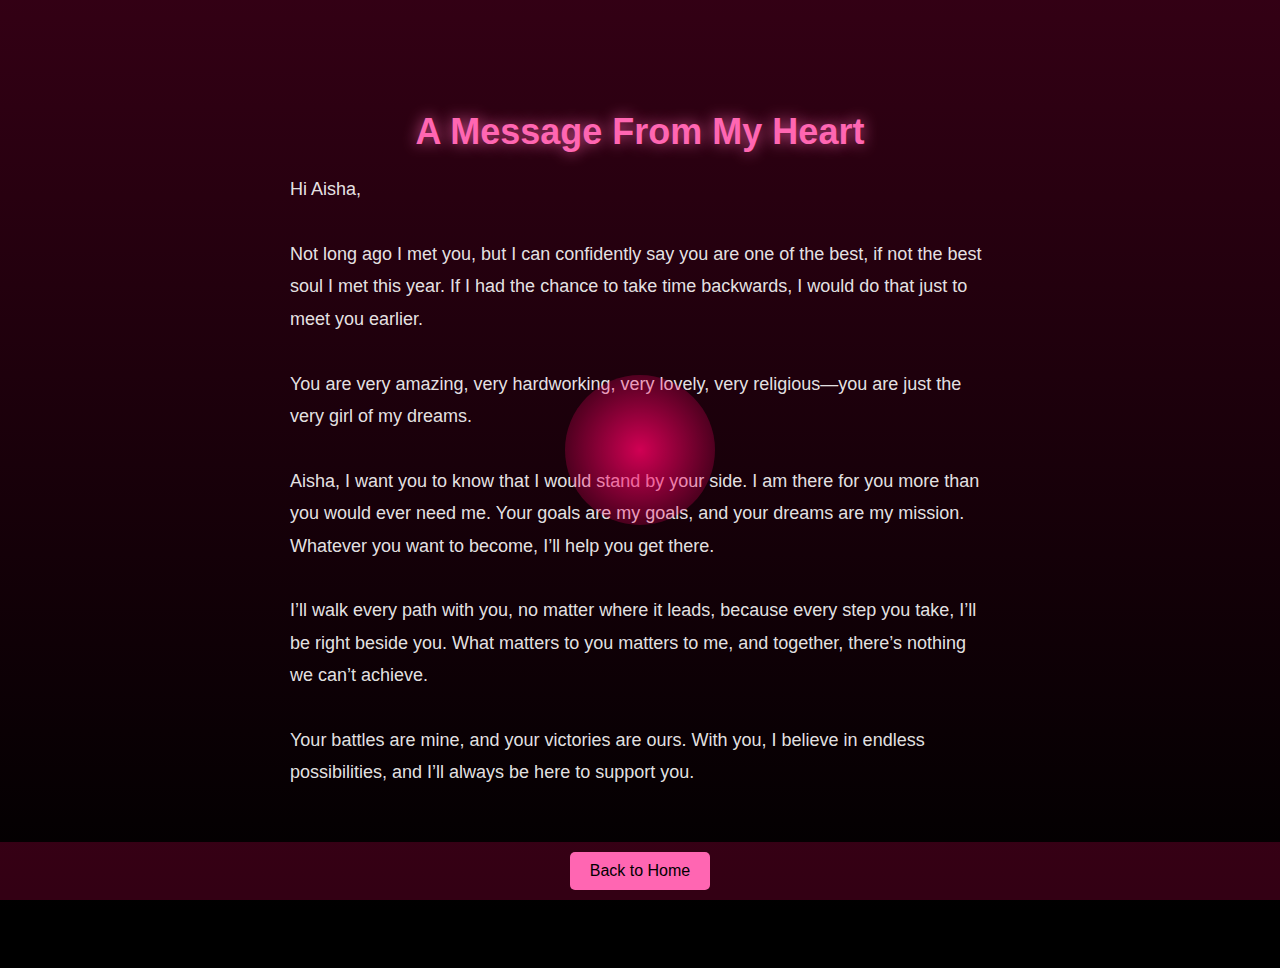
<file: message.html>
<!DOCTYPE html>
<html lang="en">
<head>
  <meta charset="UTF-8">
  <meta name="viewport" content="width=device-width, initial-scale=1.0">
  <title>Message for Aisha</title>
</head>
<body style="margin: 0; font-family: 'Arial', sans-serif; background-color: black; color: white; overflow-x: hidden;">

  <!-- Glowing Heart Animation -->
  <div style="position: fixed; top: 50%; left: 50%; transform: translate(-50%, -50%); z-index: 0; pointer-events: none;">
    <div style="width: 150px; height: 150px; background: radial-gradient(circle, rgba(255, 0, 102, 0.8), transparent); border-radius: 50%; animation: pulse 2s infinite;"></div>
  </div>

  <!-- Message Section -->
  <section style="padding: 50px 20px; background: linear-gradient(to bottom, rgba(255, 0, 102, 0.2), rgba(0, 0, 0, 0.8)); min-height: 90vh; z-index: 1; display: flex; align-items: center;">
    <div style="width: 90%; max-width: 700px; margin: 0 auto; text-align: center; animation: fadeIn 1.5s;">
      <h2 style="font-size: 36px; color: #ff66b2; margin-bottom: 20px; text-shadow: 0 0 15px rgba(255, 102, 178, 0.8);">
        A Message From My Heart
      </h2>
      <p style="font-size: 18px; line-height: 1.8; margin-bottom: 40px; text-align: left; color: rgba(255, 255, 255, 0.9);">
        Hi Aisha,
        <br><br>
        Not long ago I met you, but I can confidently say you are one of the best, if not the best soul I met this year. If I had the chance to take time backwards, I would do that just to meet you earlier.
        <br><br>
        You are very amazing, very hardworking, very lovely, very religious—you are just the very girl of my dreams.
        <br><br>
        Aisha, I want you to know that I would stand by your side. I am there for you more than you would ever need me. Your goals are my goals, and your dreams are my mission. Whatever you want to become, I’ll help you get there.
        <br><br>
        I’ll walk every path with you, no matter where it leads, because every step you take, I’ll be right beside you. What matters to you matters to me, and together, there’s nothing we can’t achieve.
        <br><br>
        Your battles are mine, and your victories are ours. With you, I believe in endless possibilities, and I’ll always be here to support you.
      </p>
    </div>
  </section>

  <!-- Back to Home Button -->
  <div style="text-align: center; padding: 10px 0; background: rgba(255, 0, 102, 0.2); position: sticky; bottom: 0; z-index: 2;">
    <button onclick="goBack()" 
            style="background-color: #ff66b2; color: black; font-size: 16px; padding: 10px 20px; border: none; border-radius: 5px; cursor: pointer; transition: all 0.3s ease;">
      Back to Home
    </button>
  </div>

  <!-- Inline JavaScript -->
  <script>
    // Back to Home Function
    function goBack() {
      window.location.href = "index.html"; // Update this path if needed
    }

    // Animation Keyframes
    document.head.insertAdjacentHTML("beforeend", `
      <style>
        @keyframes fadeIn {
          from { opacity: 0; transform: translateY(-20px); }
          to { opacity: 1; transform: translateY(0); }
        }

        @keyframes pulse {
          0% { transform: scale(1); opacity: 0.7; }
          50% { transform: scale(1.2); opacity: 1; }
          100% { transform: scale(1); opacity: 0.7; }
        }

        button:hover {
          background-color: white;
          color: #ff66b2;
        }

        body {
          background-attachment: fixed;
        }
      </style>
    `);
  </script>
</body>
</html>
</file>
